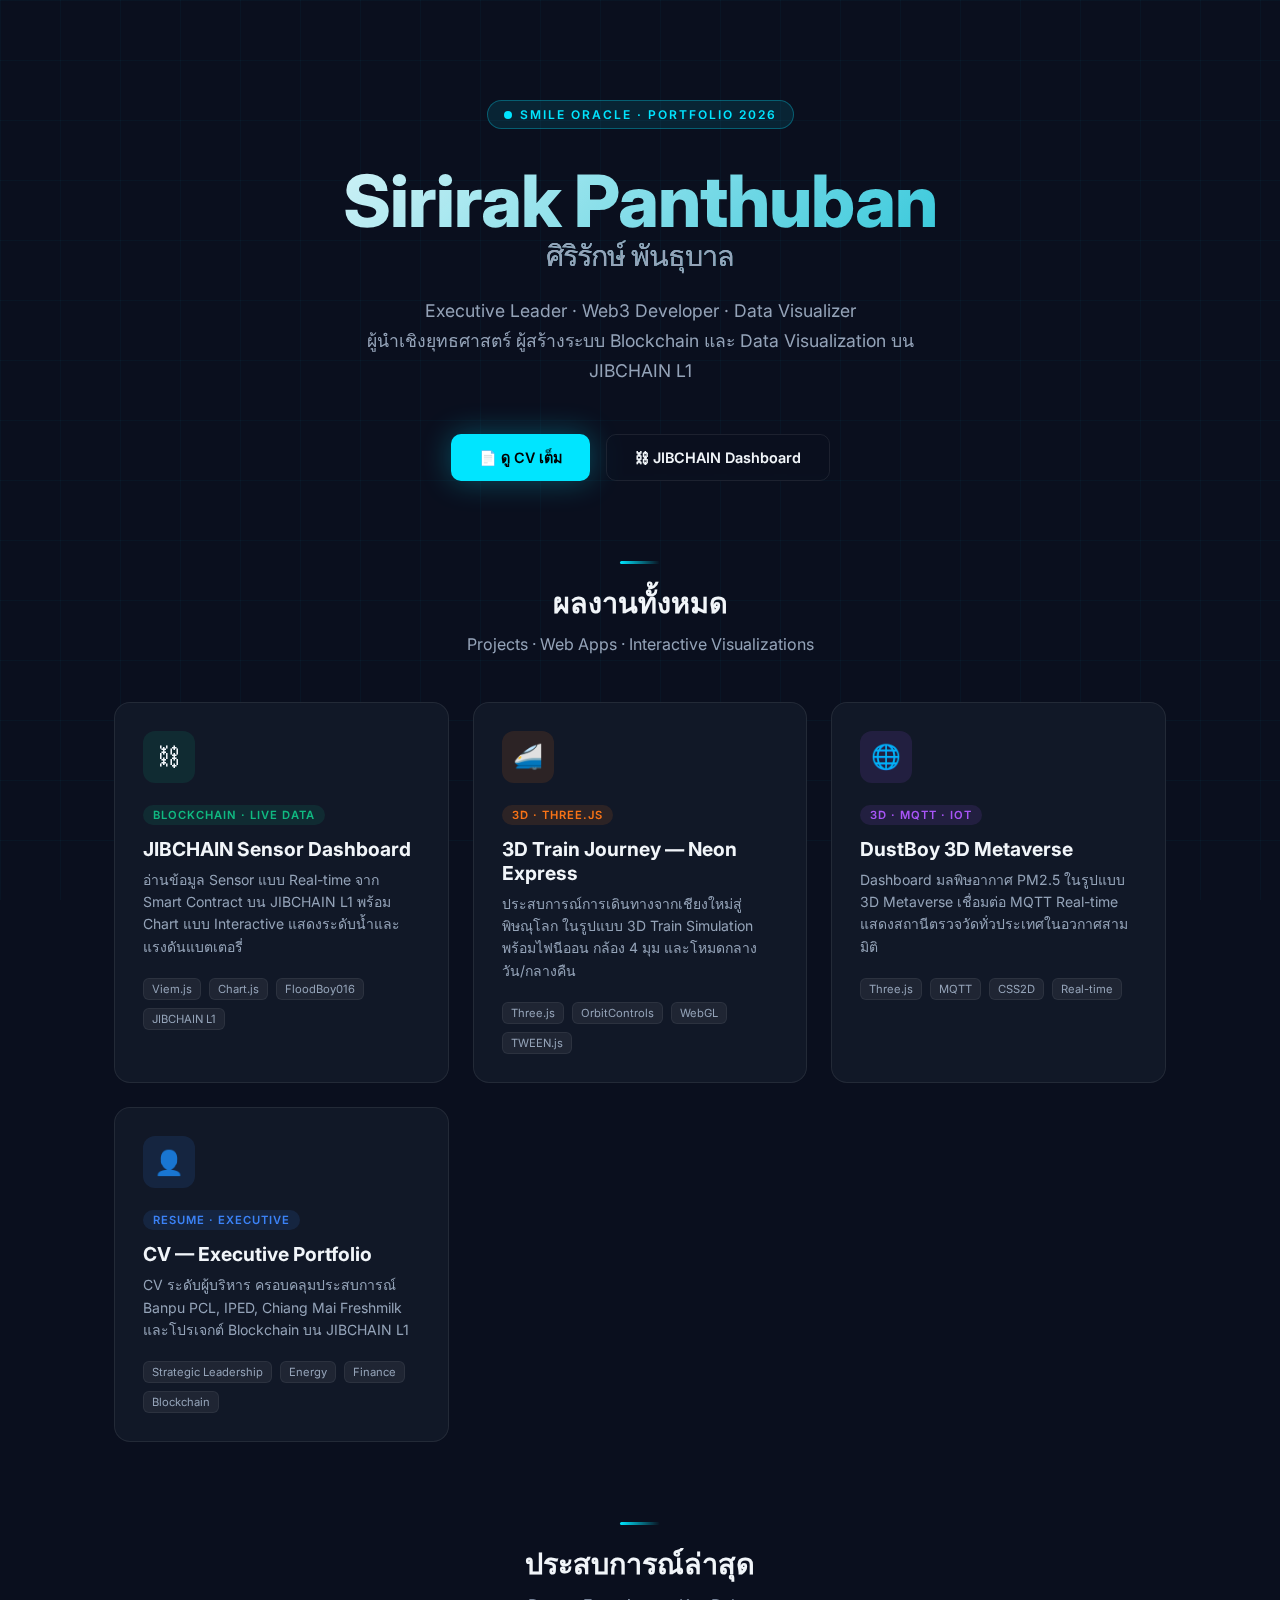
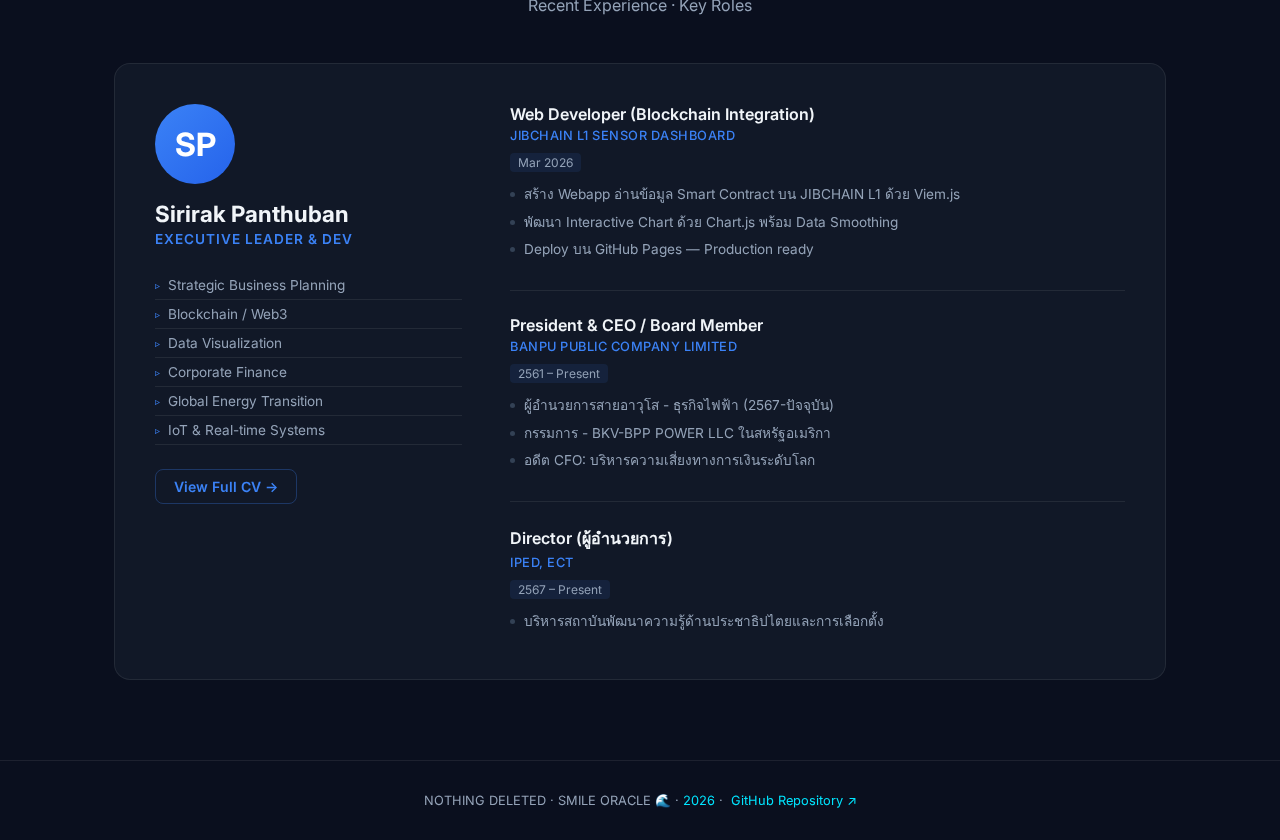
<file: index.html>
<!DOCTYPE html>
<html lang="th">

<head>
    <meta charset="UTF-8">
    <meta name="viewport" content="width=device-width, initial-scale=1.0">
    <title>Smile Oracle · Portfolio | Sirirak Panthuban</title>
    <meta name="description"
        content="Portfolio of Sirirak Panthuban — blockchain developer, data visualizer, and strategic thinker. Built by Smile Oracle.">
    <link rel="preconnect" href="https://fonts.googleapis.com">
    <link rel="preconnect" href="https://fonts.gstatic.com" crossorigin>
    <link href="https://fonts.googleapis.com/css2?family=Inter:wght@300;400;500;600;700;800&display=swap"
        rel="stylesheet">
    <style>
        :root {
            --bg: #0a0f1e;
            --surface: #111827;
            --surface2: #1a2236;
            --border: rgba(255, 255, 255, 0.08);
            --text: #f1f5f9;
            --muted: #94a3b8;
            --cyan: #00e5ff;
            --blue: #3b82f6;
            --green: #10b981;
            --orange: #f97316;
            --purple: #a855f7;
        }

        * {
            margin: 0;
            padding: 0;
            box-sizing: border-box;
        }

        body {
            font-family: 'Inter', sans-serif;
            background: var(--bg);
            color: var(--text);
            min-height: 100vh;
            overflow-x: hidden;
        }

        /* Animated background particles */
        .bg-grid {
            position: fixed;
            top: 0;
            left: 0;
            width: 100%;
            height: 100%;
            background-image:
                linear-gradient(rgba(0, 229, 255, 0.03) 1px, transparent 1px),
                linear-gradient(90deg, rgba(0, 229, 255, 0.03) 1px, transparent 1px);
            background-size: 60px 60px;
            pointer-events: none;
            z-index: 0;
        }

        .container {
            position: relative;
            z-index: 1;
            max-width: 1100px;
            margin: 0 auto;
            padding: 0 1.5rem;
        }

        /* ── HERO ─────────────────────────────────── */
        .hero {
            padding: 100px 0 80px;
            text-align: center;
        }

        .oracle-badge {
            display: inline-flex;
            align-items: center;
            gap: 8px;
            background: rgba(0, 229, 255, 0.1);
            border: 1px solid rgba(0, 229, 255, 0.3);
            color: var(--cyan);
            font-size: 0.75rem;
            font-weight: 600;
            letter-spacing: 2px;
            text-transform: uppercase;
            padding: 6px 16px;
            border-radius: 999px;
            margin-bottom: 2rem;
        }

        .oracle-badge::before {
            content: '';
            width: 8px;
            height: 8px;
            background: var(--cyan);
            border-radius: 50%;
            animation: pulse-dot 2s infinite;
        }

        @keyframes pulse-dot {

            0%,
            100% {
                opacity: 0.4;
                transform: scale(1);
            }

            50% {
                opacity: 1;
                transform: scale(1.4);
            }
        }

        .hero h1 {
            font-size: clamp(2.5rem, 6vw, 4.5rem);
            font-weight: 800;
            line-height: 1.1;
            letter-spacing: -1px;
            margin-bottom: 1rem;
            background: linear-gradient(135deg, #fff 0%, rgba(0, 229, 255, 0.8) 100%);
            -webkit-background-clip: text;
            -webkit-text-fill-color: transparent;
            background-clip: text;
        }

        .hero-name-th {
            display: block;
            font-size: clamp(1.2rem, 3vw, 1.8rem);
            font-weight: 400;
            color: var(--muted);
            margin-bottom: 1.5rem;
            -webkit-text-fill-color: var(--muted);
        }

        .hero-tagline {
            font-size: 1.1rem;
            color: var(--muted);
            max-width: 560px;
            margin: 0 auto 3rem;
            line-height: 1.7;
        }

        .hero-links {
            display: flex;
            gap: 1rem;
            justify-content: center;
            flex-wrap: wrap;
        }

        .hero-btn {
            display: inline-flex;
            align-items: center;
            gap: 8px;
            padding: 12px 28px;
            border-radius: 10px;
            font-size: 0.9rem;
            font-weight: 600;
            text-decoration: none;
            transition: all 0.25s;
        }

        .hero-btn-primary {
            background: var(--cyan);
            color: #000;
            box-shadow: 0 0 30px rgba(0, 229, 255, 0.3);
        }

        .hero-btn-primary:hover {
            transform: translateY(-2px);
            box-shadow: 0 0 50px rgba(0, 229, 255, 0.5);
        }

        .hero-btn-secondary {
            background: transparent;
            color: var(--text);
            border: 1px solid var(--border);
            backdrop-filter: blur(8px);
        }

        .hero-btn-secondary:hover {
            border-color: rgba(255, 255, 255, 0.3);
            background: rgba(255, 255, 255, 0.05);
            transform: translateY(-2px);
        }

        /* ── SECTION TITLE ─────────────────────────── */
        .section-header {
            text-align: center;
            margin-bottom: 3rem;
        }

        .section-header h2 {
            font-size: 1.8rem;
            font-weight: 700;
            margin-bottom: 0.5rem;
        }

        .section-header p {
            color: var(--muted);
            font-size: 1rem;
        }

        .divider {
            width: 40px;
            height: 3px;
            background: linear-gradient(90deg, var(--cyan), transparent);
            margin: 0 auto 1rem;
            border-radius: 2px;
        }

        /* ── PROJECT CARDS ─────────────────────────── */
        .projects {
            padding: 0 0 80px;
        }

        .project-grid {
            display: grid;
            grid-template-columns: repeat(auto-fit, minmax(300px, 1fr));
            gap: 1.5rem;
        }

        .project-card {
            background: var(--surface);
            border: 1px solid var(--border);
            border-radius: 16px;
            padding: 1.75rem;
            text-decoration: none;
            color: var(--text);
            transition: all 0.3s cubic-bezier(0.4, 0, 0.2, 1);
            position: relative;
            overflow: hidden;
        }

        .project-card::before {
            content: '';
            position: absolute;
            top: 0;
            left: 0;
            right: 0;
            height: 2px;
            background: var(--card-accent, var(--cyan));
            transform: scaleX(0);
            transform-origin: left;
            transition: transform 0.35s;
        }

        .project-card:hover {
            transform: translateY(-4px);
            border-color: rgba(255, 255, 255, 0.15);
            background: var(--surface2);
            box-shadow: 0 20px 60px rgba(0, 0, 0, 0.4);
        }

        .project-card:hover::before {
            transform: scaleX(1);
        }

        .card-icon {
            width: 52px;
            height: 52px;
            border-radius: 12px;
            display: flex;
            align-items: center;
            justify-content: center;
            font-size: 1.5rem;
            margin-bottom: 1.25rem;
            background: var(--card-icon-bg, rgba(0, 229, 255, 0.1));
        }

        .card-tag {
            display: inline-block;
            font-size: 0.7rem;
            font-weight: 600;
            letter-spacing: 1px;
            text-transform: uppercase;
            padding: 3px 10px;
            border-radius: 999px;
            background: var(--card-tag-bg, rgba(0, 229, 255, 0.1));
            color: var(--card-accent, var(--cyan));
            margin-bottom: 0.75rem;
        }

        .card-title {
            font-size: 1.2rem;
            font-weight: 700;
            margin-bottom: 0.5rem;
        }

        .card-desc {
            font-size: 0.875rem;
            color: var(--muted);
            line-height: 1.6;
            margin-bottom: 1.25rem;
        }

        .card-tech {
            display: flex;
            gap: 0.5rem;
            flex-wrap: wrap;
        }

        .tech-badge {
            font-size: 0.7rem;
            padding: 3px 8px;
            border-radius: 6px;
            background: rgba(255, 255, 255, 0.06);
            color: var(--muted);
            border: 1px solid rgba(255, 255, 255, 0.06);
        }

        .card-arrow {
            position: absolute;
            top: 1.75rem;
            right: 1.75rem;
            color: var(--muted);
            transition: all 0.25s;
            opacity: 0;
        }

        .project-card:hover .card-arrow {
            opacity: 1;
            color: var(--card-accent, var(--cyan));
            transform: translate(2px, -2px);
        }

        /* Card themes */
        .card-cv {
            --card-accent: var(--blue);
            --card-icon-bg: rgba(59, 130, 246, 0.12);
            --card-tag-bg: rgba(59, 130, 246, 0.12);
        }

        .card-blockchain {
            --card-accent: var(--green);
            --card-icon-bg: rgba(16, 185, 129, 0.12);
            --card-tag-bg: rgba(16, 185, 129, 0.12);
        }

        .card-3d {
            --card-accent: var(--orange);
            --card-icon-bg: rgba(249, 115, 22, 0.12);
            --card-tag-bg: rgba(249, 115, 22, 0.12);
        }

        .card-metaverse {
            --card-accent: var(--purple);
            --card-icon-bg: rgba(168, 85, 247, 0.12);
            --card-tag-bg: rgba(168, 85, 247, 0.12);
        }

        /* ── CV INLINE SECTION ──────────────────────── */
        .cv-section {
            padding: 0 0 80px;
        }

        .cv-card {
            background: var(--surface);
            border: 1px solid var(--border);
            border-radius: 16px;
            padding: 2.5rem;
            display: grid;
            grid-template-columns: 1fr 2fr;
            gap: 3rem;
            align-items: start;
        }

        @media (max-width: 720px) {
            .cv-card {
                grid-template-columns: 1fr;
                gap: 2rem;
            }
        }

        .cv-avatar {
            width: 80px;
            height: 80px;
            background: linear-gradient(135deg, var(--blue), #2563eb);
            border-radius: 50%;
            display: flex;
            align-items: center;
            justify-content: center;
            font-size: 2rem;
            font-weight: 700;
            color: #fff;
            margin-bottom: 1rem;
        }

        .cv-name {
            font-size: 1.4rem;
            font-weight: 700;
            margin-bottom: 0.25rem;
        }

        .cv-title {
            font-size: 0.85rem;
            color: var(--blue);
            font-weight: 600;
            text-transform: uppercase;
            letter-spacing: 1px;
            margin-bottom: 1.5rem;
        }

        .cv-skills {
            list-style: none;
        }

        .cv-skills li {
            font-size: 0.85rem;
            color: var(--muted);
            padding: 6px 0;
            border-bottom: 1px solid var(--border);
            display: flex;
            align-items: center;
            gap: 8px;
        }

        .cv-skills li::before {
            content: '▹';
            color: var(--blue);
            font-size: 0.65rem;
        }

        .experience-item {
            margin-bottom: 1.5rem;
            padding-bottom: 1.5rem;
            border-bottom: 1px solid var(--border);
        }

        .experience-item:last-child {
            border-bottom: none;
            margin-bottom: 0;
            padding-bottom: 0;
        }

        .exp-role {
            font-size: 1rem;
            font-weight: 600;
            margin-bottom: 0.25rem;
        }

        .exp-company {
            font-size: 0.8rem;
            color: var(--blue);
            font-weight: 500;
            text-transform: uppercase;
            letter-spacing: 0.5px;
            margin-bottom: 0.5rem;
        }

        .exp-period {
            font-size: 0.75rem;
            color: var(--muted);
            background: rgba(59, 130, 246, 0.1);
            padding: 2px 8px;
            border-radius: 4px;
            display: inline-block;
            margin-bottom: 0.75rem;
        }

        .exp-bullets {
            list-style: none;
        }

        .exp-bullets li {
            font-size: 0.85rem;
            color: var(--muted);
            margin-bottom: 0.35rem;
            padding-left: 14px;
            position: relative;
            line-height: 1.6;
        }

        .exp-bullets li::before {
            content: '';
            position: absolute;
            left: 0;
            top: 8px;
            width: 5px;
            height: 5px;
            background: #334155;
            border-radius: 50%;
        }

        .cv-full-link {
            display: inline-flex;
            align-items: center;
            gap: 6px;
            margin-top: 1.5rem;
            font-size: 0.875rem;
            font-weight: 600;
            color: var(--blue);
            text-decoration: none;
            border: 1px solid rgba(59, 130, 246, 0.3);
            padding: 8px 18px;
            border-radius: 8px;
            transition: all 0.2s;
        }

        .cv-full-link:hover {
            background: rgba(59, 130, 246, 0.1);
            transform: translateY(-1px);
        }

        /* ── FOOTER ─────────────────────────────────── */
        footer {
            border-top: 1px solid var(--border);
            padding: 2rem 0;
            text-align: center;
            font-size: 0.8rem;
            color: var(--muted);
        }

        footer span {
            color: var(--cyan);
        }

        /* ── RESPONSIVE ─────────────────────────────── */
        @media (max-width: 640px) {
            .hero {
                padding: 60px 0 50px;
            }

            .project-grid {
                grid-template-columns: 1fr;
            }
        }
    </style>
</head>

<body>
    <div class="bg-grid"></div>

    <div class="container">

        <!-- Hero -->
        <section class="hero">
            <div class="oracle-badge">Smile Oracle · Portfolio 2026</div>
            <h1>Sirirak Panthuban
                <span class="hero-name-th">ศิริรักษ์ พันธุบาล</span>
            </h1>
            <p class="hero-tagline">
                Executive Leader · Web3 Developer · Data Visualizer<br>
                ผู้นำเชิงยุทธศาสตร์ ผู้สร้างระบบ Blockchain และ Data Visualization บน JIBCHAIN L1
            </p>
            <div class="hero-links">
                <a href="cv.html" class="hero-btn hero-btn-primary">📄 ดู CV เต็ม</a>
                <a href="jibchain-sensor.html" class="hero-btn hero-btn-secondary">⛓ JIBCHAIN Dashboard</a>
            </div>
        </section>

        <!-- Projects -->
        <section class="projects">
            <div class="section-header">
                <div class="divider"></div>
                <h2>ผลงานทั้งหมด</h2>
                <p>Projects · Web Apps · Interactive Visualizations</p>
            </div>

            <div class="project-grid">

                <!-- JIBCHAIN Sensor -->
                <a href="jibchain-sensor.html" class="project-card card-blockchain">
                    <span class="card-arrow">↗</span>
                    <div class="card-icon">⛓</div>
                    <span class="card-tag">Blockchain · Live Data</span>
                    <div class="card-title">JIBCHAIN Sensor Dashboard</div>
                    <div class="card-desc">อ่านข้อมูล Sensor แบบ Real-time จาก Smart Contract บน JIBCHAIN L1 พร้อม Chart
                        แบบ Interactive แสดงระดับน้ำและแรงดันแบตเตอรี่</div>
                    <div class="card-tech">
                        <span class="tech-badge">Viem.js</span>
                        <span class="tech-badge">Chart.js</span>
                        <span class="tech-badge">FloodBoy016</span>
                        <span class="tech-badge">JIBCHAIN L1</span>
                    </div>
                </a>

                <!-- Travel 3D -->
                <a href="travel-3d.html" class="project-card card-3d">
                    <span class="card-arrow">↗</span>
                    <div class="card-icon">🚄</div>
                    <span class="card-tag">3D · Three.js</span>
                    <div class="card-title">3D Train Journey — Neon Express</div>
                    <div class="card-desc">ประสบการณ์การเดินทางจากเชียงใหม่สู่พิษณุโลก ในรูปแบบ 3D Train Simulation
                        พร้อมไฟนีออน กล้อง 4 มุม และโหมดกลางวัน/กลางคืน</div>
                    <div class="card-tech">
                        <span class="tech-badge">Three.js</span>
                        <span class="tech-badge">OrbitControls</span>
                        <span class="tech-badge">WebGL</span>
                        <span class="tech-badge">TWEEN.js</span>
                    </div>
                </a>

                <!-- DustBoy Metaverse -->
                <a href="dustboy.html" class="project-card card-metaverse">
                    <span class="card-arrow">↗</span>
                    <div class="card-icon">🌐</div>
                    <span class="card-tag">3D · MQTT · IoT</span>
                    <div class="card-title">DustBoy 3D Metaverse</div>
                    <div class="card-desc">Dashboard มลพิษอากาศ PM2.5 ในรูปแบบ 3D Metaverse เชื่อมต่อ MQTT Real-time
                        แสดงสถานีตรวจวัดทั่วประเทศในอวกาศสามมิติ</div>
                    <div class="card-tech">
                        <span class="tech-badge">Three.js</span>
                        <span class="tech-badge">MQTT</span>
                        <span class="tech-badge">CSS2D</span>
                        <span class="tech-badge">Real-time</span>
                    </div>
                </a>

                <!-- CV Card -->
                <a href="cv.html" class="project-card card-cv">
                    <span class="card-arrow">↗</span>
                    <div class="card-icon">👤</div>
                    <span class="card-tag">Resume · Executive</span>
                    <div class="card-title">CV — Executive Portfolio</div>
                    <div class="card-desc">CV ระดับผู้บริหาร ครอบคลุมประสบการณ์ Banpu PCL, IPED, Chiang Mai Freshmilk
                        และโปรเจกต์ Blockchain บน JIBCHAIN L1</div>
                    <div class="card-tech">
                        <span class="tech-badge">Strategic Leadership</span>
                        <span class="tech-badge">Energy</span>
                        <span class="tech-badge">Finance</span>
                        <span class="tech-badge">Blockchain</span>
                    </div>
                </a>

            </div>
        </section>

        <!-- Inline CV Summary -->
        <section class="cv-section">
            <div class="section-header">
                <div class="divider"></div>
                <h2>ประสบการณ์ล่าสุด</h2>
                <p>Recent Experience · Key Roles</p>
            </div>

            <div class="cv-card">
                <div>
                    <div class="cv-avatar">SP</div>
                    <div class="cv-name">Sirirak Panthuban</div>
                    <div class="cv-title">Executive Leader &amp; Dev</div>
                    <ul class="cv-skills">
                        <li>Strategic Business Planning</li>
                        <li>Blockchain / Web3</li>
                        <li>Data Visualization</li>
                        <li>Corporate Finance</li>
                        <li>Global Energy Transition</li>
                        <li>IoT &amp; Real-time Systems</li>
                    </ul>
                    <a href="cv.html" class="cv-full-link">View Full CV →</a>
                </div>

                <div>
                    <div class="experience-item">
                        <div class="exp-role">Web Developer (Blockchain Integration)</div>
                        <div class="exp-company">JIBCHAIN L1 Sensor Dashboard</div>
                        <span class="exp-period">Mar 2026</span>
                        <ul class="exp-bullets">
                            <li>สร้าง Webapp อ่านข้อมูล Smart Contract บน JIBCHAIN L1 ด้วย Viem.js</li>
                            <li>พัฒนา Interactive Chart ด้วย Chart.js พร้อม Data Smoothing</li>
                            <li>Deploy บน GitHub Pages — Production ready</li>
                        </ul>
                    </div>

                    <div class="experience-item">
                        <div class="exp-role">President &amp; CEO / Board Member</div>
                        <div class="exp-company">Banpu Public Company Limited</div>
                        <span class="exp-period">2561 – Present</span>
                        <ul class="exp-bullets">
                            <li>ผู้อำนวยการสายอาวุโส - ธุรกิจไฟฟ้า (2567-ปัจจุบัน)</li>
                            <li>กรรมการ - BKV-BPP POWER LLC ในสหรัฐอเมริกา</li>
                            <li>อดีต CFO: บริหารความเสี่ยงทางการเงินระดับโลก</li>
                        </ul>
                    </div>

                    <div class="experience-item">
                        <div class="exp-role">Director (ผู้อำนวยการ)</div>
                        <div class="exp-company">IPED, ECT</div>
                        <span class="exp-period">2567 – Present</span>
                        <ul class="exp-bullets">
                            <li>บริหารสถาบันพัฒนาความรู้ด้านประชาธิปไตยและการเลือกตั้ง</li>
                        </ul>
                    </div>
                </div>
            </div>
        </section>

    </div>

    <!-- Footer -->
    <footer>
        <div class="container">
            NOTHING DELETED · SMILE ORACLE 🌊 · <span>2026</span> ·
            <a href="https://github.com/sirilux014/v2-portfolio" target="_blank"
                style="color: var(--cyan); text-decoration: none; margin-left: 4px;">GitHub Repository ↗</a>
        </div>
    </footer>

</body>

</html>
</file>
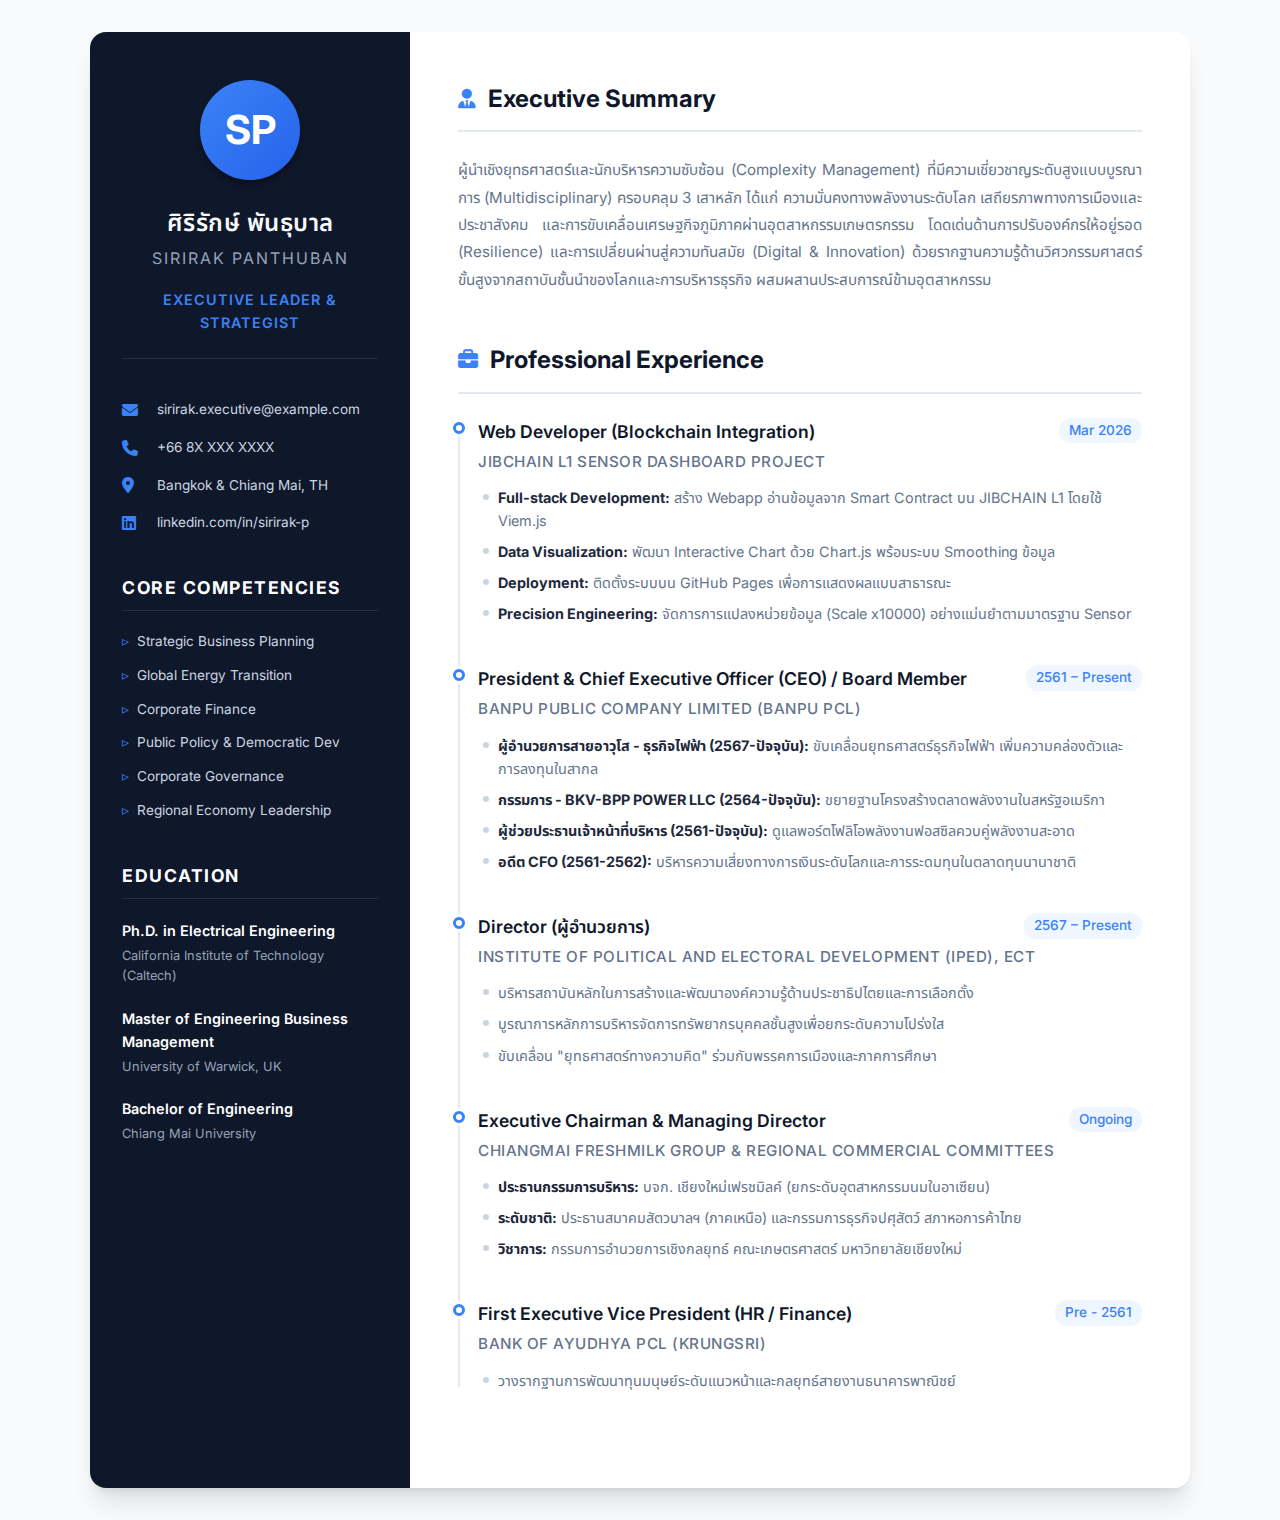
<file: cv.html>
<!DOCTYPE html>
<html lang="th">

<head>
    <meta charset="UTF-8">
    <meta name="viewport" content="width=device-width, initial-scale=1.0">
    <title>CV - Sirirak Panthuban</title>
    <!-- Modern Fonts -->
    <link rel="preconnect" href="https://fonts.googleapis.com">
    <link rel="preconnect" href="https://fonts.gstatic.com" crossorigin>
    <link
        href="https://fonts.googleapis.com/css2?family=Inter:wght@300;400;500;600;700&family=Noto+Sans+Thai:wght@300;400;500;600;700&display=swap"
        rel="stylesheet">
    <!-- Font Awesome for sleek icons -->
    <link rel="stylesheet" href="https://cdnjs.cloudflare.com/ajax/libs/font-awesome/6.4.0/css/all.min.css">
    <!-- Custom CSS -->
    <link rel="stylesheet" href="styles.css">
</head>

<body>
    <div class="cv-wrapper">
        <!-- Sidebar / Contact Area -->
        <aside class="cv-sidebar">
            <div class="profile-header">
                <div class="initials-avatar">SP</div>
                <h1 class="name-th">ศิริรักษ์ พันธุบาล</h1>
                <h2 class="name-en">SIRIRAK PANTHUBAN</h2>
                <h3 class="job-title">Executive Leader & Strategist</h3>
            </div>

            <div class="contact-info">
                <div class="contact-item">
                    <i class="fa-solid fa-envelope"></i>
                    <span>sirirak.executive@example.com</span>
                </div>
                <div class="contact-item">
                    <i class="fa-solid fa-phone"></i>
                    <span>+66 8X XXX XXXX</span>
                </div>
                <div class="contact-item">
                    <i class="fa-solid fa-location-dot"></i>
                    <span>Bangkok & Chiang Mai, TH</span>
                </div>
                <div class="contact-item">
                    <i class="fa-brands fa-linkedin"></i>
                    <span>linkedin.com/in/sirirak-p</span>
                </div>
            </div>

            <div class="core-competencies">
                <h4>Core Competencies</h4>
                <ul class="skills-list">
                    <li>Strategic Business Planning</li>
                    <li>Global Energy Transition</li>
                    <li>Corporate Finance</li>
                    <li>Public Policy & Democratic Dev</li>
                    <li>Corporate Governance</li>
                    <li>Regional Economy Leadership</li>
                </ul>
            </div>

            <div class="education-section sidebar-section">
                <h4>Education</h4>
                <div class="edu-item">
                    <div class="edu-degree">Ph.D. in Electrical Engineering</div>
                    <div class="edu-uni">California Institute of Technology (Caltech)</div>
                </div>
                <div class="edu-item">
                    <div class="edu-degree">Master of Engineering Business Management</div>
                    <div class="edu-uni">University of Warwick, UK</div>
                </div>
                <div class="edu-item">
                    <div class="edu-degree">Bachelor of Engineering</div>
                    <div class="edu-uni">Chiang Mai University</div>
                </div>
            </div>
        </aside>

        <!-- Main Content Area -->
        <main class="cv-main">
            <section class="cv-section">
                <h3 class="section-title"><i class="fa-solid fa-user-tie"></i> Executive Summary</h3>
                <p class="summary-text">
                    ผู้นำเชิงยุทธศาสตร์และนักบริหารความซับซ้อน (Complexity Management)
                    ที่มีความเชี่ยวชาญระดับสูงแบบบูรณาการ (Multidisciplinary) ครอบคลุม 3 เสาหลัก ได้แก่
                    ความมั่นคงทางพลังงานระดับโลก เสถียรภาพทางการเมืองและประชาสังคม
                    และการขับเคลื่อนเศรษฐกิจภูมิภาคผ่านอุตสาหกรรมเกษตรกรรม โดดเด่นด้านการปรับองค์กรให้อยู่รอด
                    (Resilience) และการเปลี่ยนผ่านสู่ความทันสมัย (Digital & Innovation)
                    ด้วยรากฐานความรู้ด้านวิศวกรรมศาสตร์ขั้นสูงจากสถาบันชั้นนำของโลกและการบริหารธุรกิจ
                    ผสมผสานประสบการณ์ข้ามอุตสาหกรรม
                </p>
            </section>

            <section class="cv-section">
                <h3 class="section-title"><i class="fa-solid fa-briefcase"></i> Professional Experience</h3>

                <div class="timeline">
                    <!-- Blockchain Project -->
                    <div class="timeline-item">
                        <div class="timeline-dot"></div>
                        <div class="timeline-content">
                            <div class="exp-header">
                                <h4 class="role">Web Developer (Blockchain Integration)</h4>
                                <span class="period">Mar 2026</span>
                            </div>
                            <h5 class="company">JIBCHAIN L1 Sensor Dashboard Project</h5>
                            <ul class="achievements">
                                <li><strong>Full-stack Development:</strong> สร้าง Webapp อ่านข้อมูลจาก Smart Contract
                                    บน JIBCHAIN L1 โดยใช้ Viem.js</li>
                                <li><strong>Data Visualization:</strong> พัฒนา Interactive Chart ด้วย Chart.js พร้อมระบบ
                                    Smoothing ข้อมูล</li>
                                <li><strong>Deployment:</strong> ติดตั้งระบบบน GitHub Pages เพื่อการแสดงผลแบบสาธารณะ
                                </li>
                                <li><strong>Precision Engineering:</strong> จัดการการแปลงหน่วยข้อมูล (Scale x10000)
                                    อย่างแม่นยำตามมาตรฐาน Sensor</li>
                            </ul>
                        </div>
                    </div>

                    <!-- Banpu -->
                    <div class="timeline-item">
                        <div class="timeline-dot"></div>
                        <div class="timeline-content">
                            <div class="exp-header">
                                <h4 class="role">President & Chief Executive Officer (CEO) / Board Member</h4>
                                <span class="period">2561 – Present</span>
                            </div>
                            <h5 class="company">Banpu Public Company Limited (Banpu PCL)</h5>
                            <ul class="achievements">
                                <li><strong>ผู้อำนวยการสายอาวุโส - ธุรกิจไฟฟ้า (2567-ปัจจุบัน):</strong>
                                    ขับเคลื่อนยุทธศาสตร์ธุรกิจไฟฟ้า เพิ่มความคล่องตัวและการลงทุนในสากล</li>
                                <li><strong>กรรมการ - BKV-BPP POWER LLC (2564-ปัจจุบัน):</strong>
                                    ขยายฐานโครงสร้างตลาดพลังงานในสหรัฐอเมริกา</li>
                                <li><strong>ผู้ช่วยประธานเจ้าหน้าที่บริหาร (2561-ปัจจุบัน):</strong>
                                    ดูแลพอร์ตโฟลิโอพลังงานฟอสซิลควบคู่พลังงานสะอาด</li>
                                <li><strong>อดีต CFO (2561-2562):</strong>
                                    บริหารความเสี่ยงทางการเงินระดับโลกและการระดมทุนในตลาดทุนนานาชาติ</li>
                            </ul>
                        </div>
                    </div>

                    <!-- IPED -->
                    <div class="timeline-item">
                        <div class="timeline-dot"></div>
                        <div class="timeline-content">
                            <div class="exp-header">
                                <h4 class="role">Director (ผู้อำนวยการ)</h4>
                                <span class="period">2567 – Present</span>
                            </div>
                            <h5 class="company">Institute of Political and Electoral Development (IPED), ECT</h5>
                            <ul class="achievements">
                                <li>บริหารสถาบันหลักในการสร้างและพัฒนาองค์ความรู้ด้านประชาธิปไตยและการเลือกตั้ง</li>
                                <li>บูรณาการหลักการบริหารจัดการทรัพยากรบุคคลชั้นสูงเพื่อยกระดับความโปร่งใส</li>
                                <li>ขับเคลื่อน "ยุทธศาสตร์ทางความคิด" ร่วมกับพรรคการเมืองและภาคการศึกษา</li>
                            </ul>
                        </div>
                    </div>

                    <!-- Agriculture -->
                    <div class="timeline-item">
                        <div class="timeline-dot"></div>
                        <div class="timeline-content">
                            <div class="exp-header">
                                <h4 class="role">Executive Chairman & Managing Director</h4>
                                <span class="period">Ongoing</span>
                            </div>
                            <h5 class="company">Chiangmai Freshmilk Group & Regional Commercial Committees</h5>
                            <ul class="achievements">
                                <li><strong>ประธานกรรมการบริหาร:</strong> บจก. เชียงใหม่เฟรชมิลค์
                                    (ยกระดับอุตสาหกรรมนมในอาเซียน)</li>
                                <li><strong>ระดับชาติ:</strong> ประธานสมาคมสัตวบาลฯ (ภาคเหนือ) และกรรมการธุรกิจปศุสัตว์
                                    สภาหอการค้าไทย</li>
                                <li><strong>วิชาการ:</strong> กรรมการอำนวยการเชิงกลยุทธ์ คณะเกษตรศาสตร์
                                    มหาวิทยาลัยเชียงใหม่</li>
                            </ul>
                        </div>
                    </div>

                    <!-- Krungsri -->
                    <div class="timeline-item pb-0 border-0">
                        <div class="timeline-dot"></div>
                        <div class="timeline-content">
                            <div class="exp-header">
                                <h4 class="role">First Executive Vice President (HR / Finance)</h4>
                                <span class="period">Pre - 2561</span>
                            </div>
                            <h5 class="company">Bank of Ayudhya PCL (Krungsri)</h5>
                            <ul class="achievements">
                                <li>วางรากฐานการพัฒนาทุนมนุษย์ระดับแนวหน้าและกลยุทธ์สายงานธนาคารพาณิชย์</li>
                            </ul>
                        </div>
                    </div>
                </div>
            </section>
        </main>
    </div>
</body>

</html>
</file>
<file: styles.css>
:root {
    --bg-color: #f8fafc;
    --card-bg: #ffffff;
    --text-main: #1e293b;
    --text-muted: #64748b;
    --primary-color: #0f172a;
    --accent-color: #3b82f6;
    --border-color: #e2e8f0;
    --sidebar-bg: #0f172a;
    --sidebar-text: #f8fafc;
    --sidebar-muted: #94a3b8;
}

* {
    margin: 0;
    padding: 0;
    box-sizing: border-box;
}

body {
    font-family: 'Inter', 'Noto Sans Thai', sans-serif;
    background-color: var(--bg-color);
    color: var(--text-main);
    line-height: 1.6;
    padding: 2rem;
    display: flex;
    justify-content: center;
}

.cv-wrapper {
    display: flex;
    max-width: 1100px;
    width: 100%;
    background-color: var(--card-bg);
    border-radius: 16px;
    overflow: hidden;
    box-shadow: 0 20px 25px -5px rgb(0 0 0 / 0.1), 0 8px 10px -6px rgb(0 0 0 / 0.1);
    min-height: 1056px; /* Approx A4 height ratio */
}

/* Sidebar Styles */
.cv-sidebar {
    width: 320px;
    background-color: var(--sidebar-bg);
    color: var(--sidebar-text);
    padding: 3rem 2rem;
    flex-shrink: 0;
}

.profile-header {
    text-align: center;
    margin-bottom: 2.5rem;
}

.initials-avatar {
    width: 100px;
    height: 100px;
    background: linear-gradient(135deg, var(--accent-color), #2563eb);
    color: white;
    font-size: 2.5rem;
    font-weight: 700;
    display: flex;
    align-items: center;
    justify-content: center;
    border-radius: 50%;
    margin: 0 auto 1.5rem auto;
    box-shadow: 0 4px 6px -1px rgb(0 0 0 / 0.5);
}

.name-th {
    font-size: 1.5rem;
    font-weight: 600;
    margin-bottom: 0.25rem;
    letter-spacing: 0.5px;
}

.name-en {
    font-size: 1rem;
    font-weight: 400;
    color: var(--sidebar-muted);
    letter-spacing: 2px;
    margin-bottom: 1rem;
}

.job-title {
    font-size: 0.9rem;
    text-transform: uppercase;
    letter-spacing: 1px;
    color: var(--accent-color);
    font-weight: 600;
    padding-bottom: 1.5rem;
    border-bottom: 1px solid rgba(255,255,255,0.1);
}

.contact-info {
    margin-bottom: 2.5rem;
}

.contact-item {
    display: flex;
    align-items: center;
    margin-bottom: 1rem;
    font-size: 0.85rem;
    color: #cbd5e1;
}

.contact-item i {
    width: 20px;
    color: var(--accent-color);
    margin-right: 15px;
    font-size: 1rem;
}

.sidebar-section h4, .core-competencies h4 {
    font-size: 1.1rem;
    text-transform: uppercase;
    letter-spacing: 1.5px;
    color: white;
    margin-bottom: 1.25rem;
    padding-bottom: 0.5rem;
    border-bottom: 1px solid rgba(255,255,255,0.1);
}

.skills-list {
    list-style: none;
    margin-bottom: 2.5rem;
}

.skills-list li {
    font-size: 0.85rem;
    color: #cbd5e1;
    margin-bottom: 0.75rem;
    position: relative;
    padding-left: 15px;
}

.skills-list li::before {
    content: "▹";
    position: absolute;
    left: 0;
    color: var(--accent-color);
}

.edu-item {
    margin-bottom: 1.25rem;
}

.edu-degree {
    font-size: 0.9rem;
    font-weight: 600;
    color: white;
}

.edu-uni {
    font-size: 0.8rem;
    color: var(--sidebar-muted);
    margin-top: 0.25rem;
}

/* Main Content Styles */
.cv-main {
    flex-grow: 1;
    padding: 3rem;
    background-color: white;
}

.cv-section {
    margin-bottom: 3rem;
}

.section-title {
    font-size: 1.5rem;
    color: var(--primary-color);
    margin-bottom: 1.5rem;
    display: flex;
    align-items: center;
    border-bottom: 2px solid var(--border-color);
    padding-bottom: 0.75rem;
}

.section-title i {
    color: var(--accent-color);
    margin-right: 12px;
    font-size: 1.25rem;
}

.summary-text {
    font-size: 0.95rem;
    color: var(--text-muted);
    text-align: justify;
    line-height: 1.8;
}

/* Timeline/Experience Styles */
.timeline {
    position: relative;
    padding-left: 20px;
}

.timeline::before {
    content: '';
    position: absolute;
    left: 0;
    top: 5px;
    height: calc(100% - 10px);
    width: 2px;
    background-color: var(--border-color);
}

.timeline-item {
    position: relative;
    padding-bottom: 2rem;
}

.timeline-item.pb-0 {
    padding-bottom: 0;
}

.timeline-dot {
    position: absolute;
    left: -25px;
    top: 4px;
    width: 12px;
    height: 12px;
    border-radius: 50%;
    background-color: white;
    border: 3px solid var(--accent-color);
    box-shadow: 0 0 0 3px white;
}

.exp-header {
    display: flex;
    justify-content: space-between;
    align-items: flex-start;
    margin-bottom: 0.25rem;
}

.role {
    font-size: 1.1rem;
    font-weight: 600;
    color: var(--primary-color);
}

.period {
    font-size: 0.85rem;
    color: var(--accent-color);
    background-color: #eff6ff;
    padding: 2px 10px;
    border-radius: 12px;
    font-weight: 500;
    white-space: nowrap;
    margin-left: 1rem;
}

.company {
    font-size: 0.95rem;
    font-weight: 500;
    color: var(--text-muted);
    margin-bottom: 0.75rem;
    text-transform: uppercase;
    letter-spacing: 0.5px;
}

.achievements {
    list-style: none;
    padding-left: 5px;
}

.achievements li {
    font-size: 0.9rem;
    color: var(--text-muted);
    margin-bottom: 0.5rem;
    position: relative;
    padding-left: 15px;
}

.achievements li::before {
    content: "";
    position: absolute;
    left: 0;
    top: 8px;
    width: 6px;
    height: 6px;
    background-color: #cbd5e1;
    border-radius: 50%;
}

.achievements strong {
    color: var(--text-main);
}

/* Responsive */
@media (max-width: 860px) {
    .cv-wrapper {
        flex-direction: column;
    }
    .cv-sidebar {
        width: 100%;
        padding: 2rem;
    }
    .cv-main {
        padding: 2rem;
    }
    .exp-header {
        flex-direction: column;
    }
    .period {
        margin-left: 0;
        margin-top: 0.5rem;
    }
}
</file>
